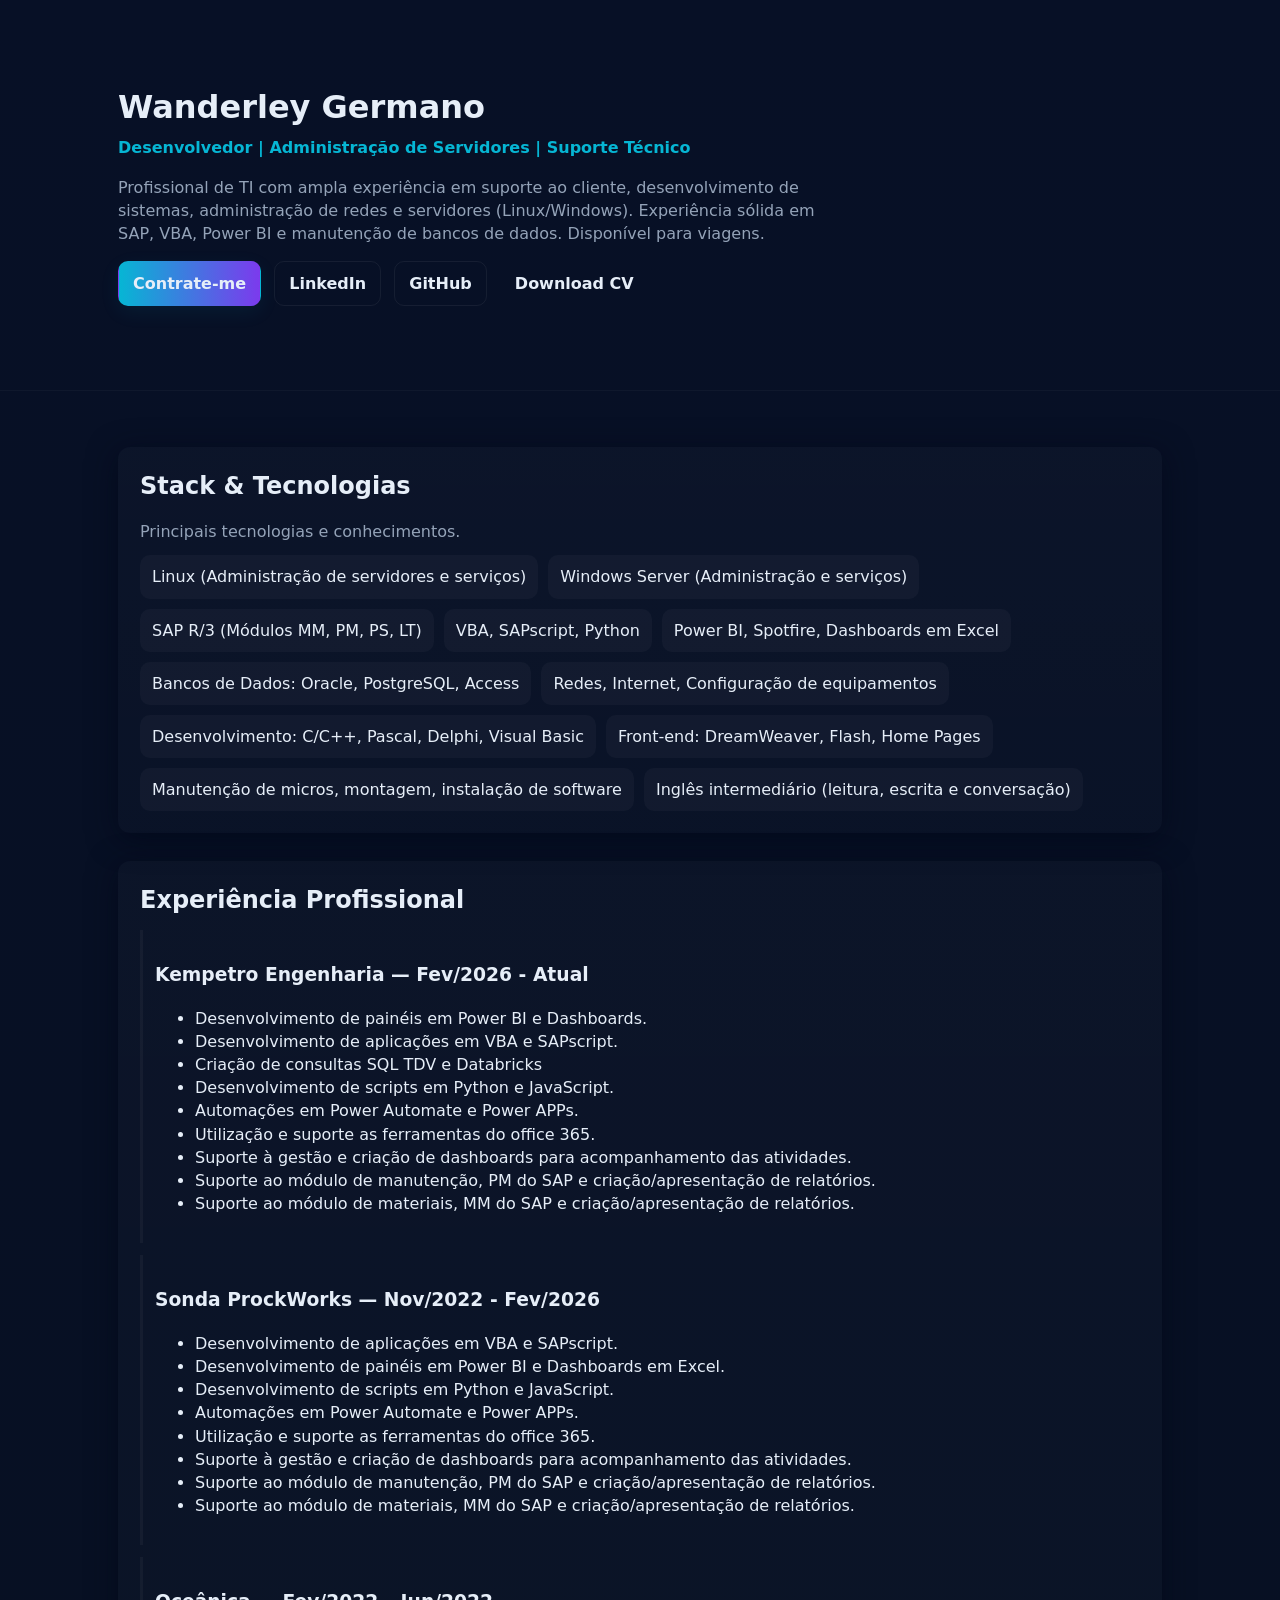
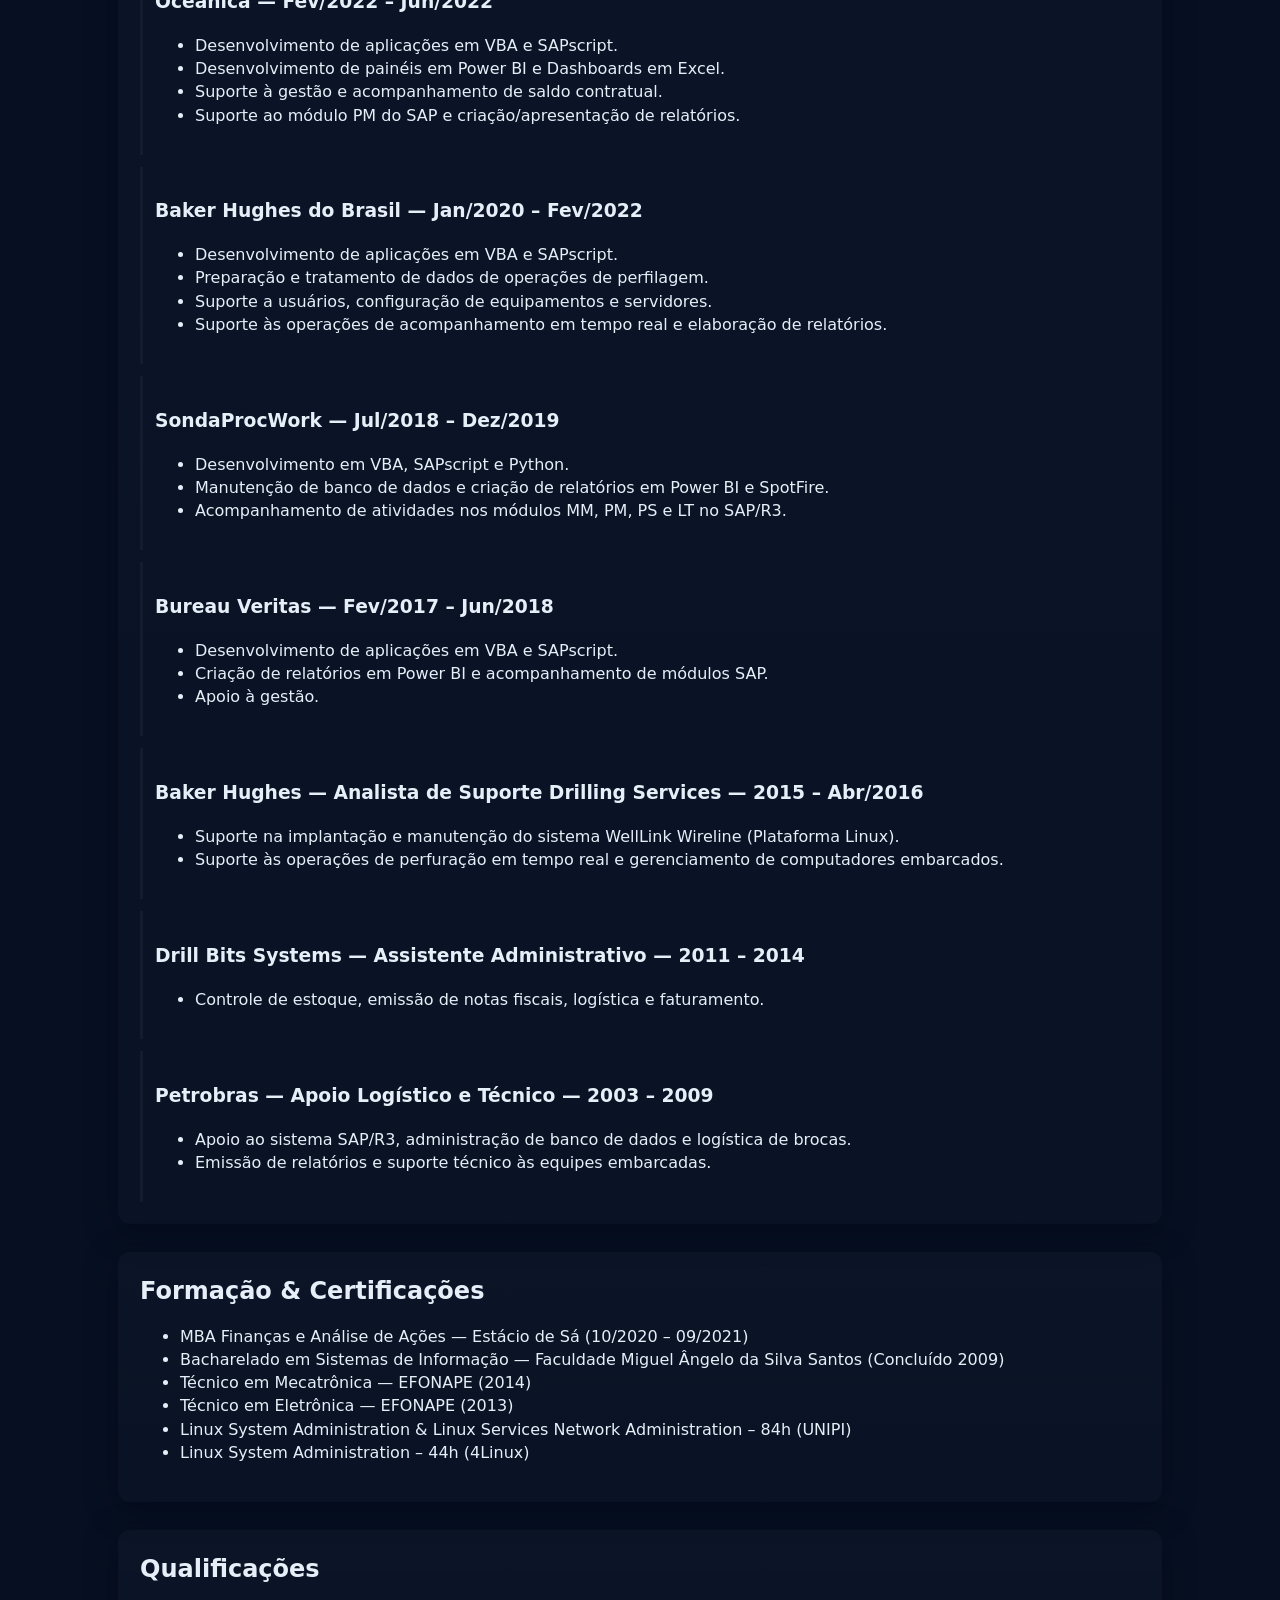
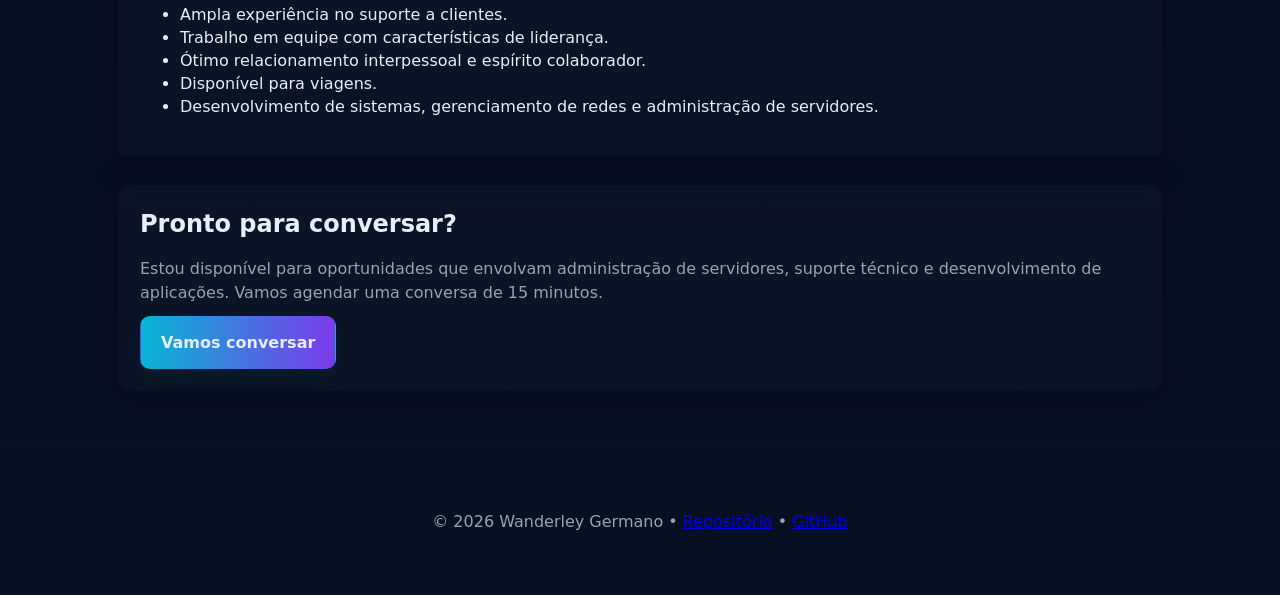
<file: index.html>
<!doctype html>
<html lang="pt-BR">
<head>
  <meta charset="utf-8" />
  <meta name="viewport" content="width=device-width,initial-scale=1" />
  <title>Wanderley Germano — Desenvolvedor | Portfólio</title>
  <meta name="description" content="Wanderley Germano — Profissional de TI com experiência em desenvolvimento de sistemas, administração de servidores e suporte ao cliente. Especialista em Linux, Windows Server, SAP, VBA e Power BI."/>
  <meta name="author" content="Wanderley Germano">
  <meta property="og:title" content="Wanderley Germano — Desenvolvedor"/>
  <meta property="og:description" content="Profissional de TI com amplo histórico em suporte, desenvolvimento de aplicações, administração de servidores e SAP."/>
  <link rel="stylesheet" href="styles.css">
</head>
<body>
  <header class="hero">
    <div class="container">
      <div class="hero-text">
        <h1>Wanderley Germano</h1>
        <p class="role">Desenvolvedor | Administração de Servidores | Suporte Técnico</p>
        <p class="summary">Profissional de TI com ampla experiência em suporte ao cliente, desenvolvimento de sistemas, administração de redes e servidores (Linux/Windows). Experiência sólida em SAP, VBA, Power BI e manutenção de bancos de dados. Disponível para viagens.</p>
        <div class="contact-ctas">
          <a href="mailto:wanderley.germano@gmail.com" class="btn primary">Contrate-me</a>
          <a href="https://www.linkedin.com/in/wanderley-germano/" class="btn outline" target="_blank" rel="noopener">LinkedIn</a>
          <a href="https://github.com/lnxslack" class="btn outline" target="_blank" rel="noopener">GitHub</a>
          <a href="resume.pdf" class="btn" download>Download CV</a>
        </div>
      </div>
    </div>
  </header>

  <main class="container">
    <section id="skills" class="card">
      <h2>Stack & Tecnologias</h2>
      <p class="muted">Principais tecnologias e conhecimentos.</p>
      <ul class="skills-list">
        <li>Linux (Administração de servidores e serviços)</li>
        <li>Windows Server (Administração e serviços)</li>
        <li>SAP R/3 (Módulos MM, PM, PS, LT)</li>
        <li>VBA, SAPscript, Python</li>
        <li>Power BI, Spotfire, Dashboards em Excel</li>
        <li>Bancos de Dados: Oracle, PostgreSQL, Access</li>
        <li>Redes, Internet, Configuração de equipamentos</li>
        <li>Desenvolvimento: C/C++, Pascal, Delphi, Visual Basic</li>
        <li>Front-end: DreamWeaver, Flash, Home Pages</li>
        <li>Manutenção de micros, montagem, instalação de software</li>
        <li>Inglês intermediário (leitura, escrita e conversação)</li>
      </ul>
    </section>

    <section id="experience" class="card">
      <h2>Experiência Profissional</h2>
        <div class="timeline">
          <div class="timeline-item">
            <h3>Kempetro Engenharia — Fev/2026 - Atual</h3>
            <ul>
              <li>Desenvolvimento de painéis em Power BI e Dashboards.</li>
              <li>Desenvolvimento de aplicações em VBA e SAPscript.</li>
              <li>Criação de consultas SQL TDV e Databricks</li>
              <li>Desenvolvimento de scripts em Python e JavaScript.</li>
              <li>Automações em Power Automate e Power APPs.</li>
              <li>Utilização e suporte as ferramentas do office 365.</li>
              <li>Suporte à gestão e criação de dashboards para acompanhamento das atividades.</li>
              <li>Suporte ao módulo de manutenção, PM do SAP e criação/apresentação de relatórios.</li>
              <li>Suporte ao módulo de materiais, MM do SAP e criação/apresentação de relatórios.</li>
            </ul>
          </div>
          <div class="timeline-item">
            <h3>Sonda ProckWorks — Nov/2022 - Fev/2026</h3>
          <ul>
            <li>Desenvolvimento de aplicações em VBA e SAPscript.</li>
            <li>Desenvolvimento de painéis em Power BI e Dashboards em Excel.</li>
            <li>Desenvolvimento de scripts em Python e JavaScript.</li>
            <li>Automações em Power Automate e Power APPs.</li>
            <li>Utilização e suporte as ferramentas do office 365.</li>
            <li>Suporte à gestão e criação de dashboards para acompanhamento das atividades.</li>
            <li>Suporte ao módulo de manutenção, PM do SAP e criação/apresentação de relatórios.</li>
            <li>Suporte ao módulo de materiais, MM do SAP e criação/apresentação de relatórios.</li>
          </ul>
        </div>

        <div class="timeline-item">
          <h3>Oceânica — Fev/2022 – Jun/2022</h3>
          <ul>
            <li>Desenvolvimento de aplicações em VBA e SAPscript.</li>
            <li>Desenvolvimento de painéis em Power BI e Dashboards em Excel.</li>
            <li>Suporte à gestão e acompanhamento de saldo contratual.</li>
            <li>Suporte ao módulo PM do SAP e criação/apresentação de relatórios.</li>
          </ul>
        </div>

        <div class="timeline-item">
          <h3>Baker Hughes do Brasil — Jan/2020 – Fev/2022</h3>
          <ul>
            <li>Desenvolvimento de aplicações em VBA e SAPscript.</li>
            <li>Preparação e tratamento de dados de operações de perfilagem.</li>
            <li>Suporte a usuários, configuração de equipamentos e servidores.</li>
            <li>Suporte às operações de acompanhamento em tempo real e elaboração de relatórios.</li>
          </ul>
        </div>

        <div class="timeline-item">
          <h3>SondaProcWork — Jul/2018 – Dez/2019</h3>
          <ul>
            <li>Desenvolvimento em VBA, SAPscript e Python.</li>
            <li>Manutenção de banco de dados e criação de relatórios em Power BI e SpotFire.</li>
            <li>Acompanhamento de atividades nos módulos MM, PM, PS e LT no SAP/R3.</li>
          </ul>
        </div>

        <div class="timeline-item">
          <h3>Bureau Veritas — Fev/2017 – Jun/2018</h3>
          <ul>
            <li>Desenvolvimento de aplicações em VBA e SAPscript.</li>
            <li>Criação de relatórios em Power BI e acompanhamento de módulos SAP.</li>
            <li>Apoio à gestão.</li>
          </ul>
        </div>

        <div class="timeline-item">
          <h3>Baker Hughes — Analista de Suporte Drilling Services — 2015 – Abr/2016</h3>
          <ul>
            <li>Suporte na implantação e manutenção do sistema WellLink Wireline (Plataforma Linux).</li>
            <li>Suporte às operações de perfuração em tempo real e gerenciamento de computadores embarcados.</li>
          </ul>
        </div>

        <div class="timeline-item">
          <h3>Drill Bits Systems — Assistente Administrativo — 2011 – 2014</h3>
          <ul>
            <li>Controle de estoque, emissão de notas fiscais, logística e faturamento.</li>
          </ul>
        </div>

        <div class="timeline-item">
          <h3>Petrobras — Apoio Logístico e Técnico — 2003 – 2009</h3>
          <ul>
            <li>Apoio ao sistema SAP/R3, administração de banco de dados e logística de brocas.</li>
            <li>Emissão de relatórios e suporte técnico às equipes embarcadas.</li>
          </ul>
        </div>

      </div>
    </section>

    <section id="education" class="card">
      <h2>Formação & Certificações</h2>
      <ul>
        <li>MBA Finanças e Análise de Ações — Estácio de Sá (10/2020 – 09/2021)</li>
        <li>Bacharelado em Sistemas de Informação — Faculdade Miguel Ângelo da Silva Santos (Concluído 2009)</li>
        <li>Técnico em Mecatrônica — EFONAPE (2014)</li>
        <li>Técnico em Eletrônica — EFONAPE (2013)</li>
        <li>Linux System Administration & Linux Services Network Administration – 84h (UNIPI)</li>
        <li>Linux System Administration – 44h (4Linux)</li>
      </ul>
    </section>

    <section id="qualifications" class="card">
      <h2>Qualificações</h2>
      <ul>
        <li>Ampla experiência no suporte a clientes.</li>
        <li>Trabalho em equipe com características de liderança.</li>
        <li>Ótimo relacionamento interpessoal e espírito colaborador.</li>
        <li>Disponível para viagens.</li>
        <li>Desenvolvimento de sistemas, gerenciamento de redes e administração de servidores.</li>
      </ul>
    </section>

    <section id="cta" class="card cta">
      <h2>Pronto para conversar?</h2>
      <p class="muted">Estou disponível para oportunidades que envolvam administração de servidores, suporte técnico e desenvolvimento de aplicações. Vamos agendar uma conversa de 15 minutos.</p>
      <a href="mailto:wanderley.germano@gmail.com?subject=Oportunidade%20de%20Trabalho" class="btn primary large">Vamos conversar</a>
    </section>
  </main>

  <footer class="site-footer">
    <div class="container">
      <p>© {{ANO_ATUAL}} Wanderley Germano • <a href="https://github.com/lnxslack/Resume">Repositório</a> • <a href="https://github.com/lnxslack">GitHub</a></p>
    </div>
  </footer>

  <script src="script.js"></script>
</body>
</html>
</file>
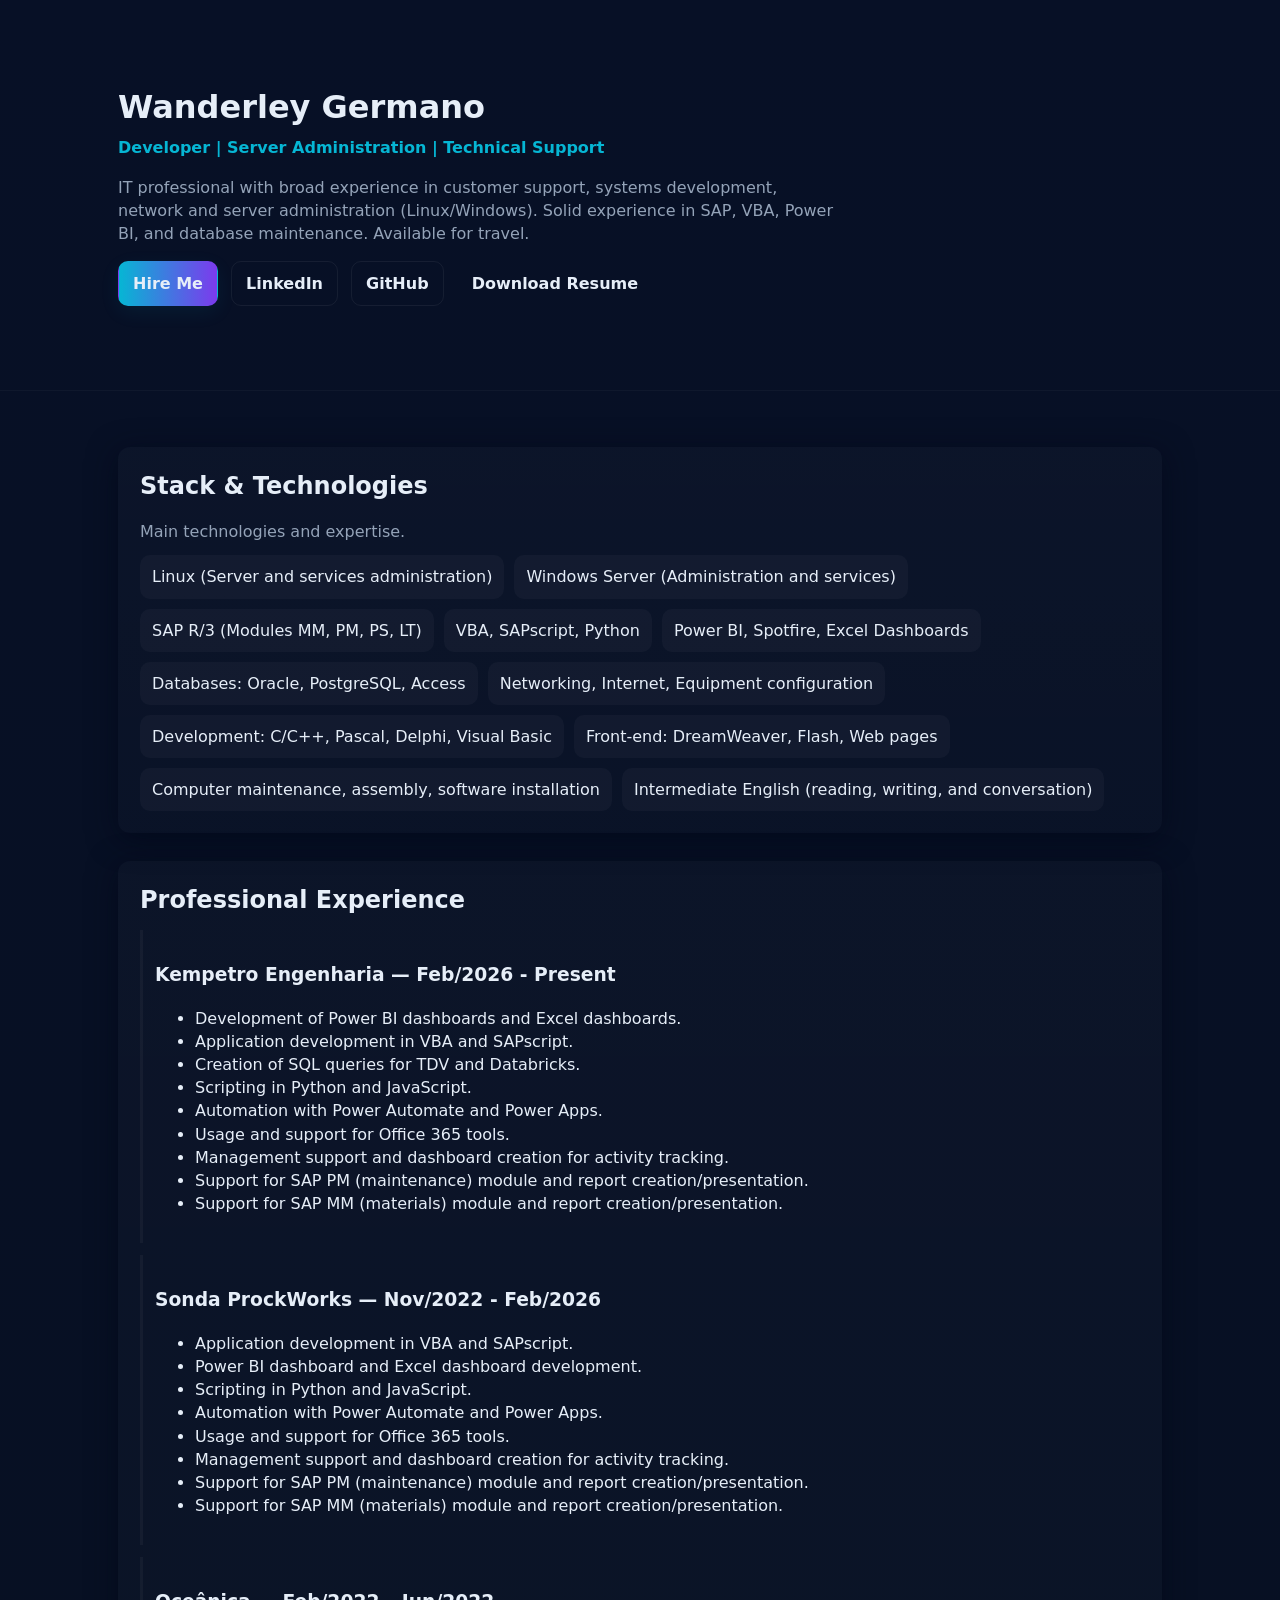
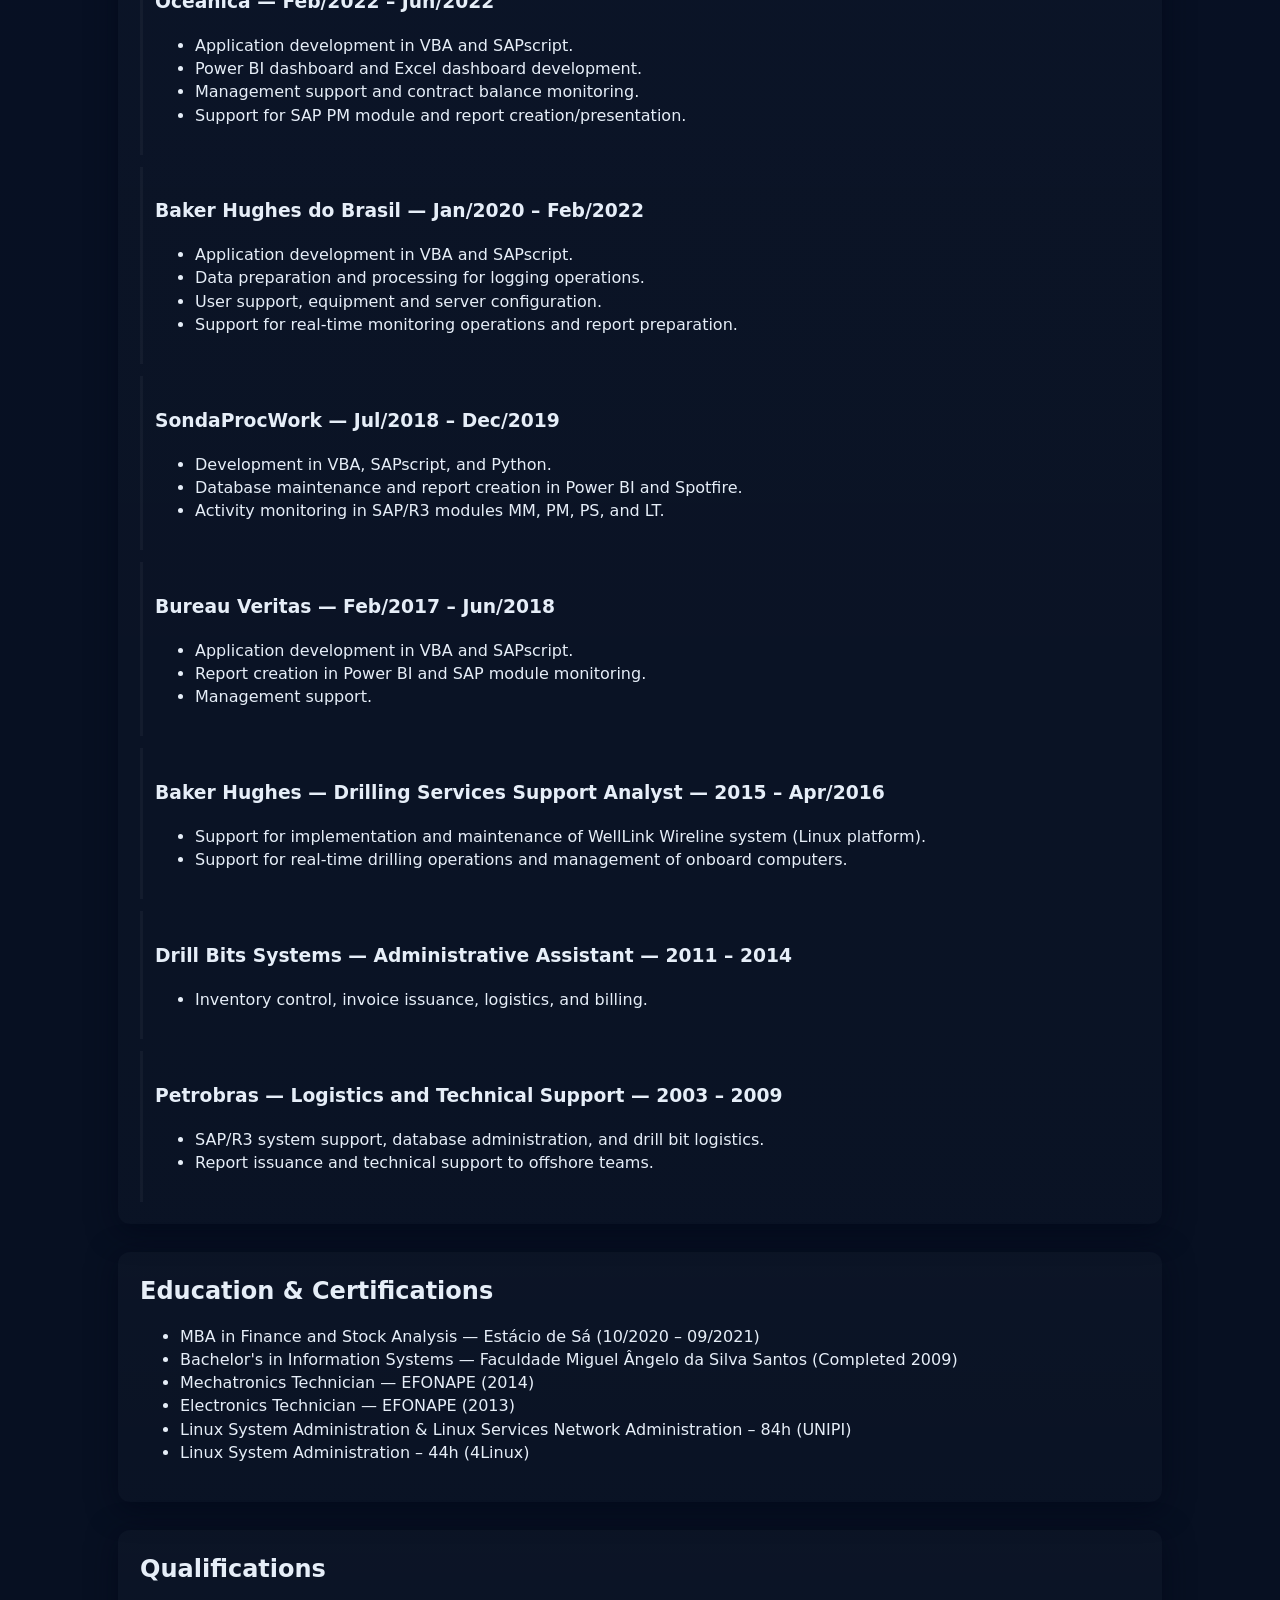
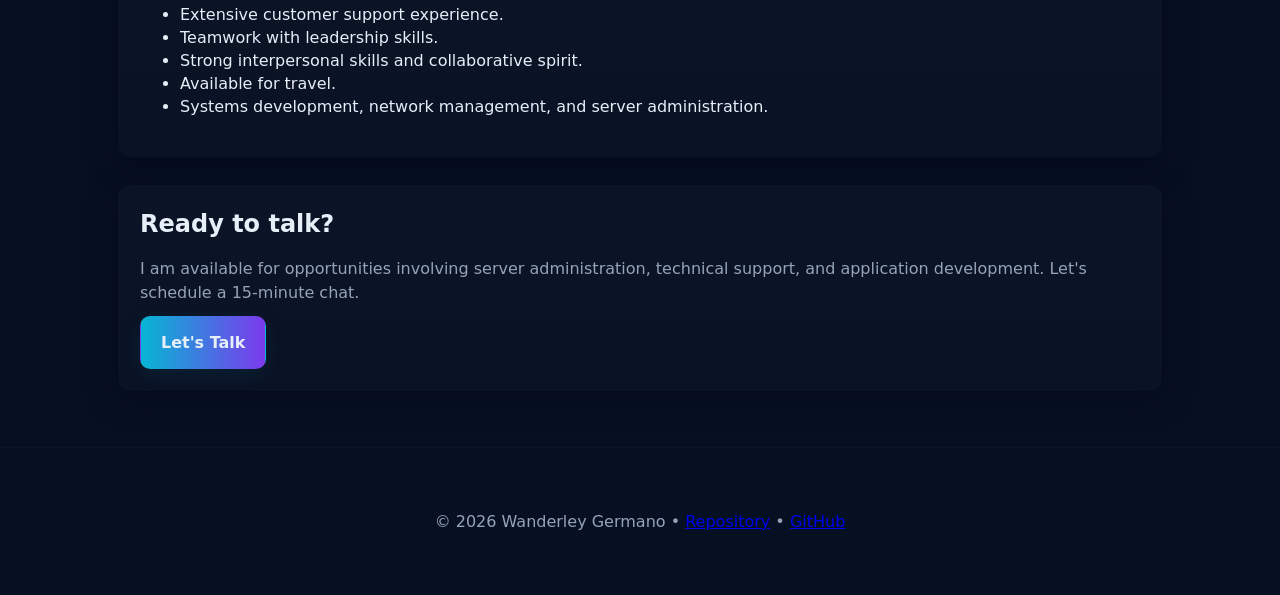
<file: en/index.html>
<!doctype html>
<html lang="en">
<head>
  <meta charset="utf-8" />
  <meta name="viewport" content="width=device-width,initial-scale=1" />
  <title>Wanderley Germano — Developer | Portfolio</title>
  <meta name="description" content="Wanderley Germano — IT professional with experience in systems development, server administration, and customer support. Specialist in Linux, Windows Server, SAP, VBA, and Power BI."/>
  <meta name="author" content="Wanderley Germano">
  <meta property="og:title" content="Wanderley Germano — Developer"/>
  <meta property="og:description" content="IT professional with extensive background in support, application development, server administration, and SAP."/>
  <link rel="stylesheet" href="../styles.css">
</head>
<body>
  <header class="hero">
    <div class="container">
      <div class="hero-text">
        <h1>Wanderley Germano</h1>
        <p class="role">Developer | Server Administration | Technical Support</p>
        <p class="summary">IT professional with broad experience in customer support, systems development, network and server administration (Linux/Windows). Solid experience in SAP, VBA, Power BI, and database maintenance. Available for travel.</p>
        <div class="contact-ctas">
          <a href="mailto:wanderley.germano@gmail.com" class="btn primary">Hire Me</a>
          <a href="https://www.linkedin.com/in/wanderley-germano/" class="btn outline" target="_blank" rel="noopener">LinkedIn</a>
          <a href="https://github.com/lnxslack" class="btn outline" target="_blank" rel="noopener">GitHub</a>
          <a href="../resume.pdf" class="btn" download>Download Resume</a>
        </div>
      </div>
    </div>
  </header>

  <main class="container">
    <section id="skills" class="card">
      <h2>Stack & Technologies</h2>
      <p class="muted">Main technologies and expertise.</p>
      <ul class="skills-list">
        <li>Linux (Server and services administration)</li>
        <li>Windows Server (Administration and services)</li>
        <li>SAP R/3 (Modules MM, PM, PS, LT)</li>
        <li>VBA, SAPscript, Python</li>
        <li>Power BI, Spotfire, Excel Dashboards</li>
        <li>Databases: Oracle, PostgreSQL, Access</li>
        <li>Networking, Internet, Equipment configuration</li>
        <li>Development: C/C++, Pascal, Delphi, Visual Basic</li>
        <li>Front-end: DreamWeaver, Flash, Web pages</li>
        <li>Computer maintenance, assembly, software installation</li>
        <li>Intermediate English (reading, writing, and conversation)</li>
      </ul>
    </section>

    <section id="experience" class="card">
      <h2>Professional Experience</h2>
        <div class="timeline">
          <div class="timeline-item">
            <h3>Kempetro Engenharia — Feb/2026 - Present</h3>
            <ul>
              <li>Development of Power BI dashboards and Excel dashboards.</li>
              <li>Application development in VBA and SAPscript.</li>
              <li>Creation of SQL queries for TDV and Databricks.</li>
              <li>Scripting in Python and JavaScript.</li>
              <li>Automation with Power Automate and Power Apps.</li>
              <li>Usage and support for Office 365 tools.</li>
              <li>Management support and dashboard creation for activity tracking.</li>
              <li>Support for SAP PM (maintenance) module and report creation/presentation.</li>
              <li>Support for SAP MM (materials) module and report creation/presentation.</li>
            </ul>
          </div>
          <div class="timeline-item">
            <h3>Sonda ProckWorks — Nov/2022 - Feb/2026</h3>
          <ul>
            <li>Application development in VBA and SAPscript.</li>
            <li>Power BI dashboard and Excel dashboard development.</li>
            <li>Scripting in Python and JavaScript.</li>
            <li>Automation with Power Automate and Power Apps.</li>
            <li>Usage and support for Office 365 tools.</li>
            <li>Management support and dashboard creation for activity tracking.</li>
            <li>Support for SAP PM (maintenance) module and report creation/presentation.</li>
            <li>Support for SAP MM (materials) module and report creation/presentation.</li>
          </ul>
        </div>

        <div class="timeline-item">
          <h3>Oceânica — Feb/2022 – Jun/2022</h3>
          <ul>
            <li>Application development in VBA and SAPscript.</li>
            <li>Power BI dashboard and Excel dashboard development.</li>
            <li>Management support and contract balance monitoring.</li>
            <li>Support for SAP PM module and report creation/presentation.</li>
          </ul>
        </div>

        <div class="timeline-item">
          <h3>Baker Hughes do Brasil — Jan/2020 – Feb/2022</h3>
          <ul>
            <li>Application development in VBA and SAPscript.</li>
            <li>Data preparation and processing for logging operations.</li>
            <li>User support, equipment and server configuration.</li>
            <li>Support for real-time monitoring operations and report preparation.</li>
          </ul>
        </div>

        <div class="timeline-item">
          <h3>SondaProcWork — Jul/2018 – Dec/2019</h3>
          <ul>
            <li>Development in VBA, SAPscript, and Python.</li>
            <li>Database maintenance and report creation in Power BI and Spotfire.</li>
            <li>Activity monitoring in SAP/R3 modules MM, PM, PS, and LT.</li>
          </ul>
        </div>

        <div class="timeline-item">
          <h3>Bureau Veritas — Feb/2017 – Jun/2018</h3>
          <ul>
            <li>Application development in VBA and SAPscript.</li>
            <li>Report creation in Power BI and SAP module monitoring.</li>
            <li>Management support.</li>
          </ul>
        </div>

        <div class="timeline-item">
          <h3>Baker Hughes — Drilling Services Support Analyst — 2015 – Apr/2016</h3>
          <ul>
            <li>Support for implementation and maintenance of WellLink Wireline system (Linux platform).</li>
            <li>Support for real-time drilling operations and management of onboard computers.</li>
          </ul>
        </div>

        <div class="timeline-item">
          <h3>Drill Bits Systems — Administrative Assistant — 2011 – 2014</h3>
          <ul>
            <li>Inventory control, invoice issuance, logistics, and billing.</li>
          </ul>
        </div>

        <div class="timeline-item">
          <h3>Petrobras — Logistics and Technical Support — 2003 – 2009</h3>
          <ul>
            <li>SAP/R3 system support, database administration, and drill bit logistics.</li>
            <li>Report issuance and technical support to offshore teams.</li>
          </ul>
        </div>

      </div>
    </section>

    <section id="education" class="card">
      <h2>Education & Certifications</h2>
      <ul>
        <li>MBA in Finance and Stock Analysis — Estácio de Sá (10/2020 – 09/2021)</li>
        <li>Bachelor's in Information Systems — Faculdade Miguel Ângelo da Silva Santos (Completed 2009)</li>
        <li>Mechatronics Technician — EFONAPE (2014)</li>
        <li>Electronics Technician — EFONAPE (2013)</li>
        <li>Linux System Administration & Linux Services Network Administration – 84h (UNIPI)</li>
        <li>Linux System Administration – 44h (4Linux)</li>
      </ul>
    </section>

    <section id="qualifications" class="card">
      <h2>Qualifications</h2>
      <ul>
        <li>Extensive customer support experience.</li>
        <li>Teamwork with leadership skills.</li>
        <li>Strong interpersonal skills and collaborative spirit.</li>
        <li>Available for travel.</li>
        <li>Systems development, network management, and server administration.</li>
      </ul>
    </section>

    <section id="cta" class="card cta">
      <h2>Ready to talk?</h2>
      <p class="muted">I am available for opportunities involving server administration, technical support, and application development. Let's schedule a 15-minute chat.</p>
      <a href="mailto:wanderley.germano@gmail.com?subject=Job%20Opportunity" class="btn primary large">Let's Talk</a>
    </section>
  </main>

  <footer class="site-footer">
    <div class="container">
      <p>© {{CURRENT_YEAR}} Wanderley Germano • <a href="https://github.com/lnxslack/Resume">Repository</a> • <a href="https://github.com/lnxslack">GitHub</a></p>
    </div>
  </footer>

  <script src="../script.js"></script>
</body>
</html>
</file>
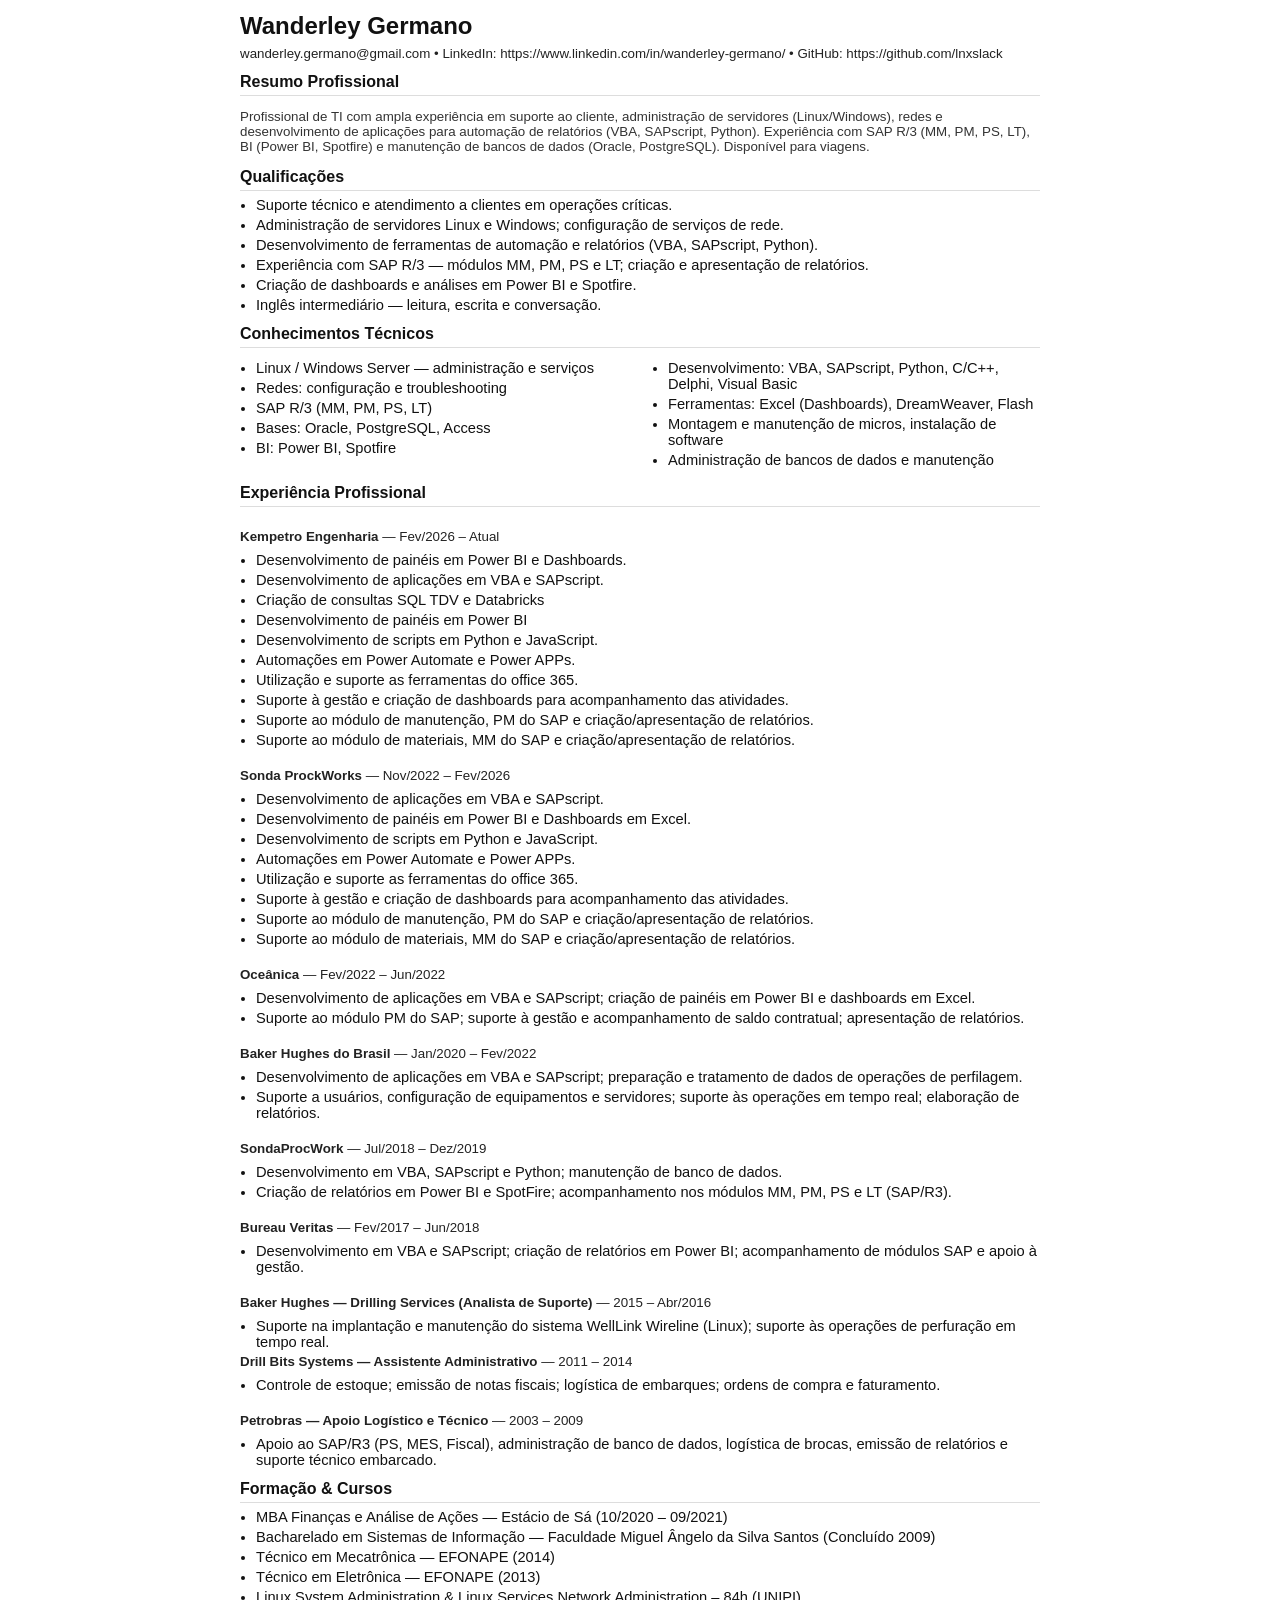
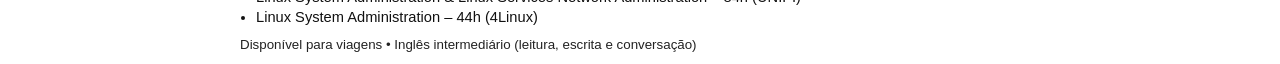
<file: Resume.html>
<!doctype html>
<html lang="pt-BR">
<head>
  <meta charset="utf-8">
  <meta name="viewport" content="width=800">
  <title>Wanderley Germano — Currículo</title>
  <style>
    /* Estilo limpo e minimal — otimizado para impressão/PDF (ATS-friendly) */
    @page { margin: 20mm; }
    body { font-family: Arial, Helvetica, sans-serif; font-size: 11pt; color: #111; margin: 0; padding: 0; }
    .container { width: 100%; max-width: 800px; margin: 0 auto; padding: 12px 0; }
    h1 { font-size: 18pt; margin: 0 0 6px 0; }
    .contact { font-size: 10pt; color: #222; margin-bottom: 8px; }
    .section { margin-top: 12px; }
    .section h2 { font-size: 12pt; margin: 0 0 6px 0; border-bottom: 1px solid #ddd; padding-bottom: 4px; }
    ul { margin: 6px 0 0 16px; padding: 0; }
    li { margin-bottom: 4px; }
    .small { font-size: 10pt; color: #222; }
    .muted { color: #333; font-size: 10pt; }
    .two-col { display: flex; gap: 24px; }
    .col { flex: 1; }
    .meta { font-size: 10pt; color: #222; margin-bottom: 8px; }
  </style>
</head>
<body>
  <div class="container">
    <header>
      <h1>Wanderley Germano</h1>
      <div class="contact">
        wanderley.germano@gmail.com • LinkedIn: https://www.linkedin.com/in/wanderley-germano/ • GitHub: https://github.com/lnxslack
      </div>
    </header>

    <section class="section">
      <h2>Resumo Profissional</h2>
      <p class="muted">
        Profissional de TI com ampla experiência em suporte ao cliente, administração de servidores (Linux/Windows),
        redes e desenvolvimento de aplicações para automação de relatórios (VBA, SAPscript, Python). Experiência com
        SAP R/3 (MM, PM, PS, LT), BI (Power BI, Spotfire) e manutenção de bancos de dados (Oracle, PostgreSQL).
        Disponível para viagens.
      </p>
    </section>

    <section class="section">
      <h2>Qualificações</h2>
      <ul>
        <li>Suporte técnico e atendimento a clientes em operações críticas.</li>
        <li>Administração de servidores Linux e Windows; configuração de serviços de rede.</li>
        <li>Desenvolvimento de ferramentas de automação e relatórios (VBA, SAPscript, Python).</li>
        <li>Experiência com SAP R/3 — módulos MM, PM, PS e LT; criação e apresentação de relatórios.</li>
        <li>Criação de dashboards e análises em Power BI e Spotfire.</li>
        <li>Inglês intermediário — leitura, escrita e conversação.</li>
      </ul>
    </section>

    <section class="section">
      <h2>Conhecimentos Técnicos</h2>
      <div class="two-col">
        <div class="col">
          <ul>
            <li>Linux / Windows Server — administração e serviços</li>
            <li>Redes: configuração e troubleshooting</li>
            <li>SAP R/3 (MM, PM, PS, LT)</li>
            <li>Bases: Oracle, PostgreSQL, Access</li>
            <li>BI: Power BI, Spotfire</li>
          </ul>
        </div>
        <div class="col">
          <ul>
            <li>Desenvolvimento: VBA, SAPscript, Python, C/C++, Delphi, Visual Basic</li>
            <li>Ferramentas: Excel (Dashboards), DreamWeaver, Flash</li>
            <li>Montagem e manutenção de micros, instalação de software</li>
            <li>Administração de bancos de dados e manutenção</li>
          </ul>
        </div>
      </div>
    </section>

    <section class="section">
      <h2>Experiência Profissional</h2>
      <br>
      <div class="meta"><strong>Kempetro Engenharia</strong> — Fev/2026 – Atual</div>
        <ul>
          <li>Desenvolvimento de painéis em Power BI e Dashboards.</li>
          <li>Desenvolvimento de aplicações em VBA e SAPscript.</li>
          <li>Criação de consultas SQL TDV e Databricks</li>
          <li>Desenvolvimento de painéis em Power BI</li>
          <li>Desenvolvimento de scripts em Python e JavaScript.</li>
          <li>Automações em Power Automate e Power APPs.</li>
          <li>Utilização e suporte as ferramentas do office 365.</li>
          <li>Suporte à gestão e criação de dashboards para acompanhamento das atividades.</li>
          <li>Suporte ao módulo de manutenção, PM do SAP e criação/apresentação de relatórios.</li>
          <li>Suporte ao módulo de materiais, MM do SAP e criação/apresentação de relatórios.</li>
        </ul>

      <br>
      <div class="meta"><strong>Sonda ProckWorks</strong> — Nov/2022 – Fev/2026</div>
        <ul>
        <li>Desenvolvimento de aplicações em VBA e SAPscript.</li>
        <li>Desenvolvimento de painéis em Power BI e Dashboards em Excel.</li>
        <li>Desenvolvimento de scripts em Python e JavaScript.</li>
        <li>Automações em Power Automate e Power APPs.</li>
        <li>Utilização e suporte as ferramentas do office 365.</li>
        <li>Suporte à gestão e criação de dashboards para acompanhamento das atividades.</li>
        <li>Suporte ao módulo de manutenção, PM do SAP e criação/apresentação de relatórios.</li>
        <li>Suporte ao módulo de materiais, MM do SAP e criação/apresentação de relatórios.</li>
        </ul>

      <br>
      <div class="meta"><strong>Oceânica</strong> — Fev/2022 – Jun/2022</div>
      <ul>
        <li>Desenvolvimento de aplicações em VBA e SAPscript; criação de painéis em Power BI e dashboards em Excel.</li>
        <li>Suporte ao módulo PM do SAP; suporte à gestão e acompanhamento de saldo contratual; apresentação de relatórios.</li>
      </ul>

      <br>
      <div class="meta"><strong>Baker Hughes do Brasil</strong> — Jan/2020 – Fev/2022</div>
      <ul>
        <li>Desenvolvimento de aplicações em VBA e SAPscript; preparação e tratamento de dados de operações de perfilagem.</li>
        <li>Suporte a usuários, configuração de equipamentos e servidores; suporte às operações em tempo real; elaboração de relatórios.</li>
      </ul>

      <br>
      <div class="meta"><strong>SondaProcWork</strong> — Jul/2018 – Dez/2019</div>
      <ul>
        <li>Desenvolvimento em VBA, SAPscript e Python; manutenção de banco de dados.</li>
        <li>Criação de relatórios em Power BI e SpotFire; acompanhamento nos módulos MM, PM, PS e LT (SAP/R3).</li>
      </ul>

      <br>
      <div class="meta"><strong>Bureau Veritas</strong> — Fev/2017 – Jun/2018</div>
      <ul>
        <li>Desenvolvimento em VBA e SAPscript; criação de relatórios em Power BI; acompanhamento de módulos SAP e apoio à gestão.</li>
      </ul>

      <br>
      <div class="meta"><strong>Baker Hughes — Drilling Services (Analista de Suporte)</strong> — 2015 – Abr/2016</div>
      <ul>
        <li>Suporte na implantação e manutenção do sistema WellLink Wireline (Linux); suporte às operações de perfuração em tempo real.</li>
      </ul>

      <div class="meta"><strong>Drill Bits Systems — Assistente Administrativo</strong> — 2011 – 2014</div>
      <ul>
        <li>Controle de estoque; emissão de notas fiscais; logística de embarques; ordens de compra e faturamento.</li>
      </ul>

      <br>
      <div class="meta"><strong>Petrobras — Apoio Logístico e Técnico</strong> — 2003 – 2009</div>
      <ul>
        <li>Apoio ao SAP/R3 (PS, MES, Fiscal), administração de banco de dados, logística de brocas, emissão de relatórios e suporte técnico embarcado.</li>
      </ul>
    </section>

    <section class="section">
      <h2>Formação & Cursos</h2>
      <ul>
        <li>MBA Finanças e Análise de Ações — Estácio de Sá (10/2020 – 09/2021)</li>
        <li>Bacharelado em Sistemas de Informação — Faculdade Miguel Ângelo da Silva Santos (Concluído 2009)</li>
        <li>Técnico em Mecatrônica — EFONAPE (2014)</li>
        <li>Técnico em Eletrônica — EFONAPE (2013)</li>
        <li>Linux System Administration & Linux Services Network Administration – 84h (UNIPI)</li>
        <li>Linux System Administration – 44h (4Linux)</li>
      </ul>
    </section>

    <footer class="section small">
      <div>Disponível para viagens • Inglês intermediário (leitura, escrita e conversação)</div>
    </footer>
  </div>
</body>

</html>
</file>
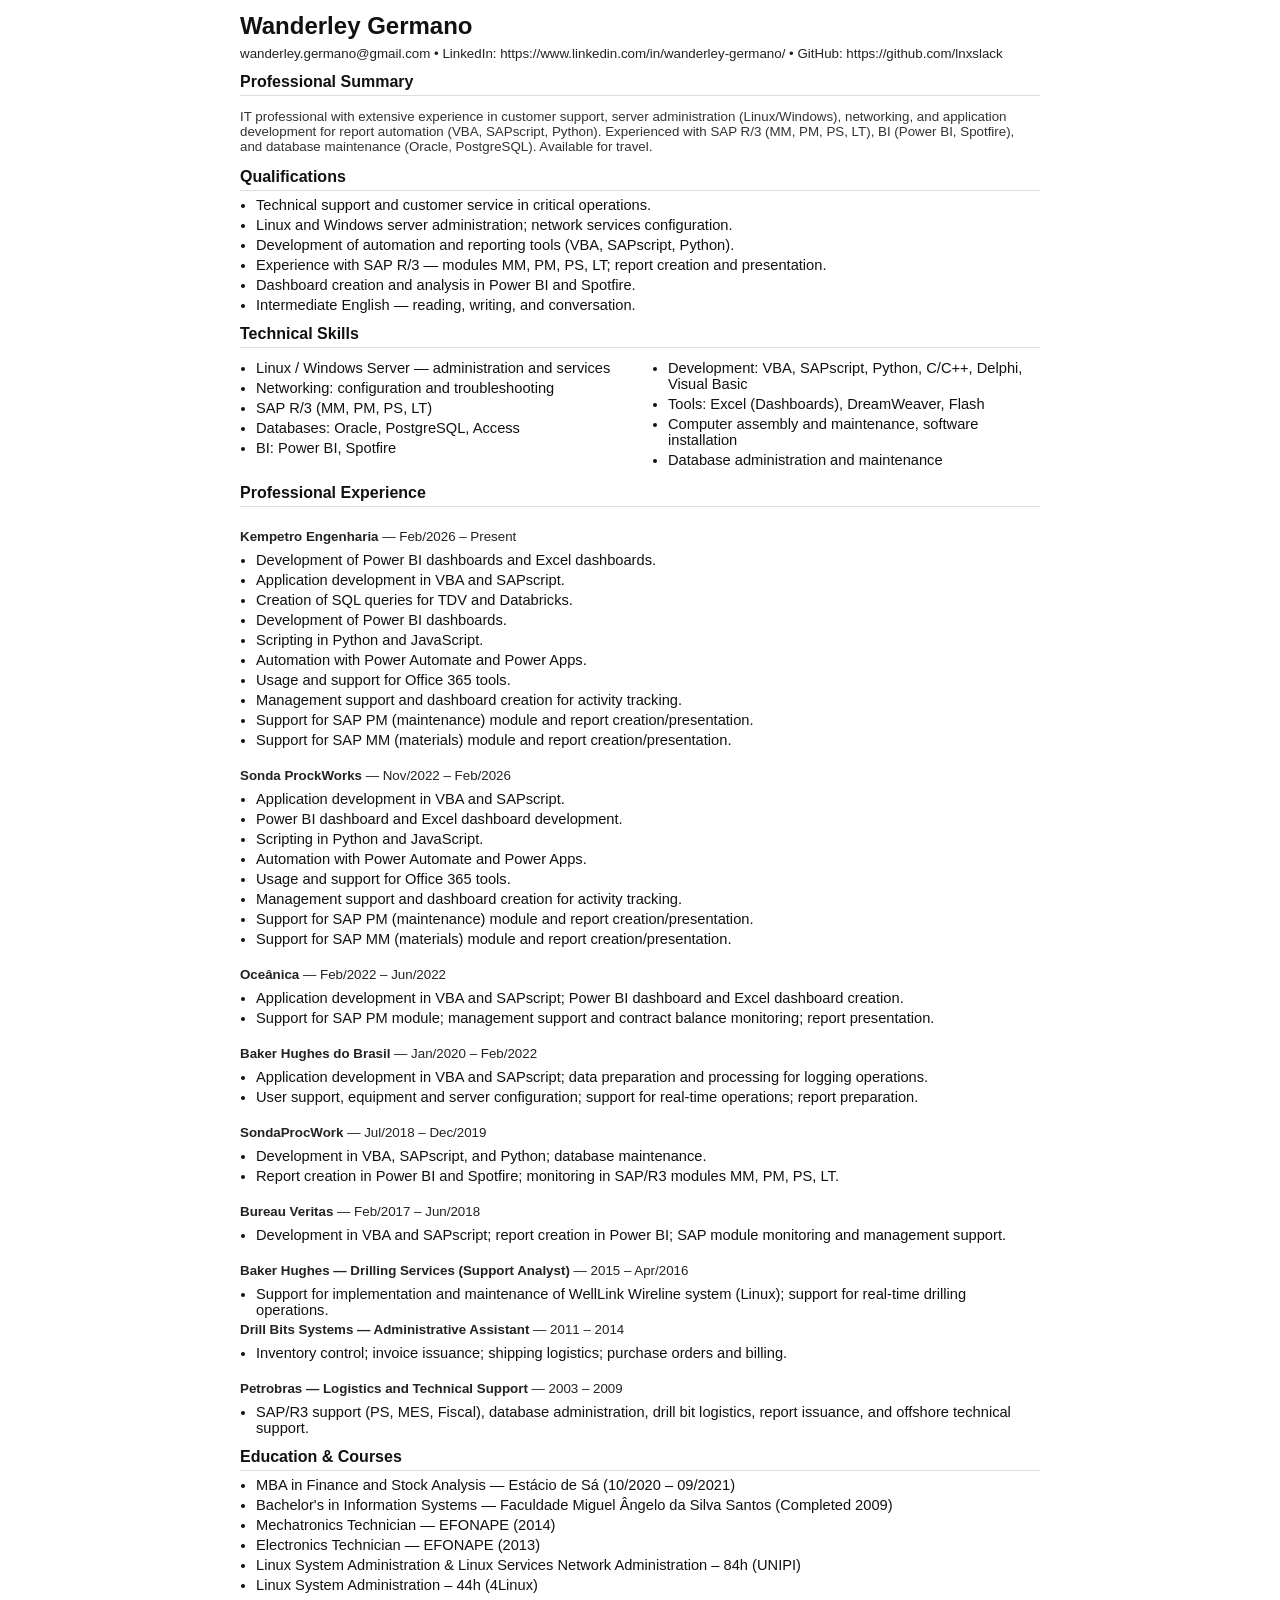
<file: en/Resume.html>
<!doctype html>
<html lang="en">
<head>
  <meta charset="utf-8">
  <meta name="viewport" content="width=800">
  <title>Wanderley Germano — Resume</title>
  <style>
    @page { margin: 20mm; }
    body { font-family: Arial, Helvetica, sans-serif; font-size: 11pt; color: #111; margin: 0; padding: 0; }
    .container { width: 100%; max-width: 800px; margin: 0 auto; padding: 12px 0; }
    h1 { font-size: 18pt; margin: 0 0 6px 0; }
    .contact { font-size: 10pt; color: #222; margin-bottom: 8px; }
    .section { margin-top: 12px; }
    .section h2 { font-size: 12pt; margin: 0 0 6px 0; border-bottom: 1px solid #ddd; padding-bottom: 4px; }
    ul { margin: 6px 0 0 16px; padding: 0; }
    li { margin-bottom: 4px; }
    .small { font-size: 10pt; color: #222; }
    .muted { color: #333; font-size: 10pt; }
    .two-col { display: flex; gap: 24px; }
    .col { flex: 1; }
    .meta { font-size: 10pt; color: #222; margin-bottom: 8px; }
  </style>
</head>
<body>
  <div class="container">
    <header>
      <h1>Wanderley Germano</h1>
      <div class="contact">
        wanderley.germano@gmail.com • LinkedIn: https://www.linkedin.com/in/wanderley-germano/ • GitHub: https://github.com/lnxslack
      </div>
    </header>

    <section class="section">
      <h2>Professional Summary</h2>
      <p class="muted">
        IT professional with extensive experience in customer support, server administration (Linux/Windows),
        networking, and application development for report automation (VBA, SAPscript, Python). Experienced with
        SAP R/3 (MM, PM, PS, LT), BI (Power BI, Spotfire), and database maintenance (Oracle, PostgreSQL).
        Available for travel.
      </p>
    </section>

    <section class="section">
      <h2>Qualifications</h2>
      <ul>
        <li>Technical support and customer service in critical operations.</li>
        <li>Linux and Windows server administration; network services configuration.</li>
        <li>Development of automation and reporting tools (VBA, SAPscript, Python).</li>
        <li>Experience with SAP R/3 — modules MM, PM, PS, LT; report creation and presentation.</li>
        <li>Dashboard creation and analysis in Power BI and Spotfire.</li>
        <li>Intermediate English — reading, writing, and conversation.</li>
      </ul>
    </section>

    <section class="section">
      <h2>Technical Skills</h2>
      <div class="two-col">
        <div class="col">
          <ul>
            <li>Linux / Windows Server — administration and services</li>
            <li>Networking: configuration and troubleshooting</li>
            <li>SAP R/3 (MM, PM, PS, LT)</li>
            <li>Databases: Oracle, PostgreSQL, Access</li>
            <li>BI: Power BI, Spotfire</li>
          </ul>
        </div>
        <div class="col">
          <ul>
            <li>Development: VBA, SAPscript, Python, C/C++, Delphi, Visual Basic</li>
            <li>Tools: Excel (Dashboards), DreamWeaver, Flash</li>
            <li>Computer assembly and maintenance, software installation</li>
            <li>Database administration and maintenance</li>
          </ul>
        </div>
      </div>
    </section>

    <section class="section">
      <h2>Professional Experience</h2>
      <br>
      <div class="meta"><strong>Kempetro Engenharia</strong> — Feb/2026 – Present</div>
        <ul>
          <li>Development of Power BI dashboards and Excel dashboards.</li>
          <li>Application development in VBA and SAPscript.</li>
          <li>Creation of SQL queries for TDV and Databricks.</li>
          <li>Development of Power BI dashboards.</li>
          <li>Scripting in Python and JavaScript.</li>
          <li>Automation with Power Automate and Power Apps.</li>
          <li>Usage and support for Office 365 tools.</li>
          <li>Management support and dashboard creation for activity tracking.</li>
          <li>Support for SAP PM (maintenance) module and report creation/presentation.</li>
          <li>Support for SAP MM (materials) module and report creation/presentation.</li>
        </ul>

      <br>
      <div class="meta"><strong>Sonda ProckWorks</strong> — Nov/2022 – Feb/2026</div>
        <ul>
        <li>Application development in VBA and SAPscript.</li>
        <li>Power BI dashboard and Excel dashboard development.</li>
        <li>Scripting in Python and JavaScript.</li>
        <li>Automation with Power Automate and Power Apps.</li>
        <li>Usage and support for Office 365 tools.</li>
        <li>Management support and dashboard creation for activity tracking.</li>
        <li>Support for SAP PM (maintenance) module and report creation/presentation.</li>
        <li>Support for SAP MM (materials) module and report creation/presentation.</li>
        </ul>

      <br>
      <div class="meta"><strong>Oceânica</strong> — Feb/2022 – Jun/2022</div>
      <ul>
        <li>Application development in VBA and SAPscript; Power BI dashboard and Excel dashboard creation.</li>
        <li>Support for SAP PM module; management support and contract balance monitoring; report presentation.</li>
      </ul>

      <br>
      <div class="meta"><strong>Baker Hughes do Brasil</strong> — Jan/2020 – Feb/2022</div>
      <ul>
        <li>Application development in VBA and SAPscript; data preparation and processing for logging operations.</li>
        <li>User support, equipment and server configuration; support for real-time operations; report preparation.</li>
      </ul>

      <br>
      <div class="meta"><strong>SondaProcWork</strong> — Jul/2018 – Dec/2019</div>
      <ul>
        <li>Development in VBA, SAPscript, and Python; database maintenance.</li>
        <li>Report creation in Power BI and Spotfire; monitoring in SAP/R3 modules MM, PM, PS, LT.</li>
      </ul>

      <br>
      <div class="meta"><strong>Bureau Veritas</strong> — Feb/2017 – Jun/2018</div>
      <ul>
        <li>Development in VBA and SAPscript; report creation in Power BI; SAP module monitoring and management support.</li>
      </ul>

      <br>
      <div class="meta"><strong>Baker Hughes — Drilling Services (Support Analyst)</strong> — 2015 – Apr/2016</div>
      <ul>
        <li>Support for implementation and maintenance of WellLink Wireline system (Linux); support for real-time drilling operations.</li>
      </ul>

      <div class="meta"><strong>Drill Bits Systems — Administrative Assistant</strong> — 2011 – 2014</div>
      <ul>
        <li>Inventory control; invoice issuance; shipping logistics; purchase orders and billing.</li>
      </ul>

      <br>
      <div class="meta"><strong>Petrobras — Logistics and Technical Support</strong> — 2003 – 2009</div>
      <ul>
        <li>SAP/R3 support (PS, MES, Fiscal), database administration, drill bit logistics, report issuance, and offshore technical support.</li>
      </ul>
    </section>

    <section class="section">
      <h2>Education & Courses</h2>
      <ul>
        <li>MBA in Finance and Stock Analysis — Estácio de Sá (10/2020 – 09/2021)</li>
        <li>Bachelor's in Information Systems — Faculdade Miguel Ângelo da Silva Santos (Completed 2009)</li>
        <li>Mechatronics Technician — EFONAPE (2014)</li>
        <li>Electronics Technician — EFONAPE (2013)</li>
        <li>Linux System Administration & Linux Services Network Administration – 84h (UNIPI)</li>
        <li>Linux System Administration – 44h (4Linux)</li>
      </ul>
    </section>

    <footer class="section small">
      <div>Available for travel • Intermediate English (reading, writing, and conversation)</div>
    </footer>
  </div>
</body>

</html>
</file>
<file: styles.css>
:root{
  --bg:#0f1724;
  --card:#0b1220;
  --accent:#06b6d4;
  --muted:#94a3b8;
  --text:#e6eef8;
  --glass: rgba(255,255,255,0.03);
  --radius:12px;
  --container:1100px;
  font-family: Inter, system-ui, -apple-system, "Segoe UI", Roboto, "Helvetica Neue", Arial;
}
*{box-sizing:border-box}
body{
  margin:0;
  background:linear-gradient(180deg,#071026 0%,#071022 60%);
  color:var(--text);
  -webkit-font-smoothing:antialiased;
  line-height:1.45;
}
.container{
  max-width:var(--container);
  margin:0 auto;
  padding:28px;
}
.hero{
  padding:56px 0;
  border-bottom:1px solid rgba(255,255,255,0.03);
}
.hero .container{
  display:flex;
  gap:28px;
  align-items:center;
}
.hero-text h1{margin:0;font-size:32px}
.role{color:var(--accent);margin:6px 0;font-weight:600}
.summary{color:var(--muted);max-width:720px}
.btn{
  display:inline-block;padding:10px 14px;border-radius:10px;text-decoration:none;color:var(--text);margin-right:8px;border:1px solid transparent;font-weight:600
}
.btn.primary{background:linear-gradient(90deg,var(--accent),#7c3aed);box-shadow:0 6px 20px rgba(6,182,212,0.08)}
.btn.outline{background:transparent;border:1px solid rgba(255,255,255,0.06)}
.btn.large{padding:14px 20px;font-size:16px}
.card{background:linear-gradient(180deg, rgba(255,255,255,0.02), rgba(255,255,255,0.01)); margin:28px 0;padding:22px;border-radius:var(--radius);box-shadow:0 6px 30px rgba(2,6,23,0.6)}
h2{margin:0 0 12px 0}
.muted{color:var(--muted);margin-bottom:12px}
.skills-list{display:flex;flex-wrap:wrap;gap:10px;list-style:none;padding:0;margin:0}
.skills-list li{background:rgba(255,255,255,0.03);padding:10px 12px;border-radius:10px}
.projects-grid{display:grid;grid-template-columns:repeat(auto-fit,minmax(260px,1fr));gap:14px}
.project{padding:12px;border-radius:10px;background:rgba(255,255,255,0.02)}
.timeline{display:flex;flex-direction:column;gap:12px}
.timeline-item{padding:12px;border-left:3px solid rgba(255,255,255,0.04)}
.testimonials{display:grid;grid-template-columns:repeat(auto-fit,minmax(220px,1fr));gap:12px}
.site-footer{padding:18px 0;border-top:1px solid rgba(255,255,255,0.02);text-align:center;color:var(--muted)}
@media (max-width:820px){
  .hero .container{flex-direction:column;align-items:flex-start}
  .avatar{width:110px;height:110px}
}
</file>
